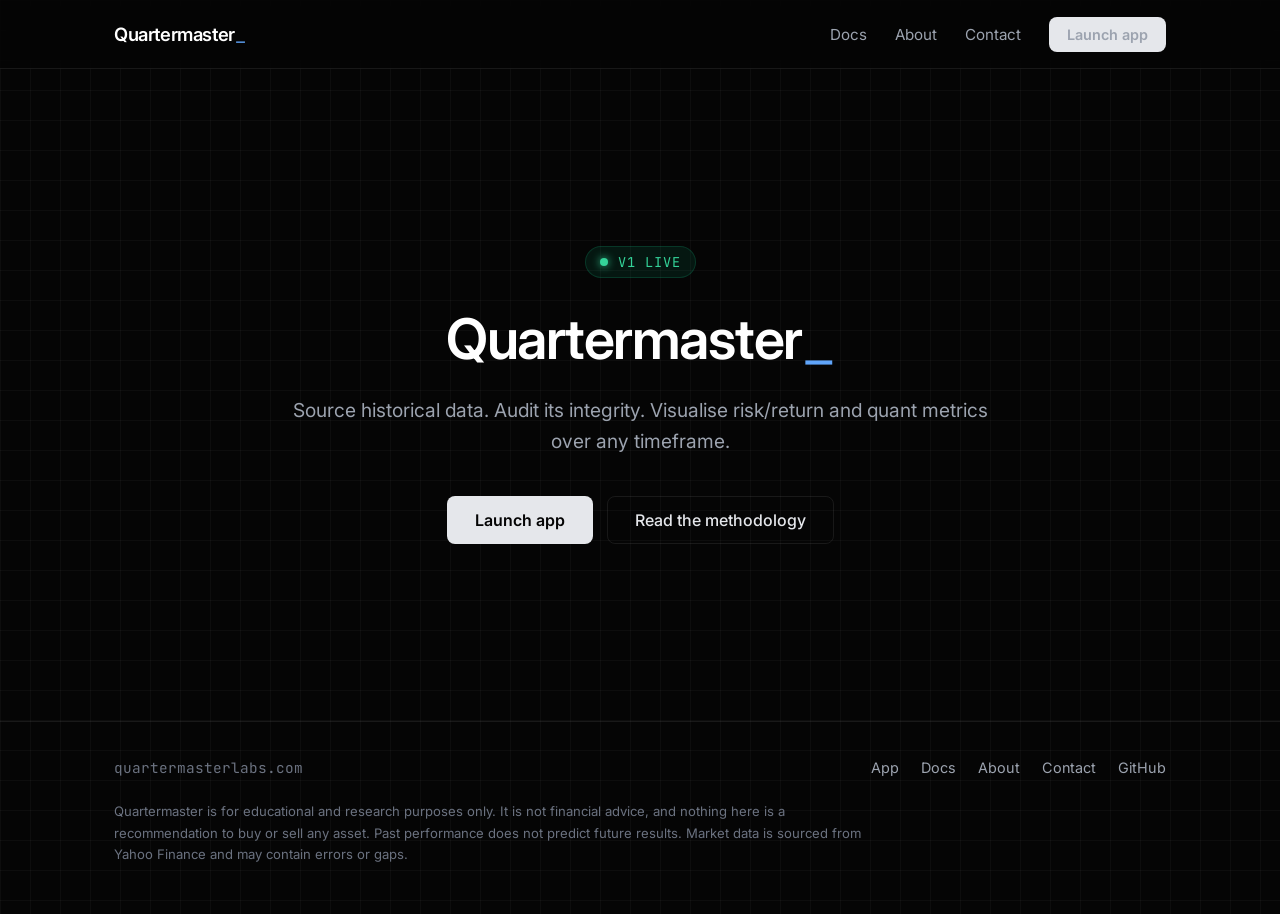
<file: site/index.html>
<!DOCTYPE html>
<html lang="en">
<head>
    <meta charset="UTF-8">
    <meta name="viewport" content="width=device-width, initial-scale=1.0">
    <title>Quartermaster | Quantitative research dashboard</title>
    <meta name="description" content="Source historical crypto data, audit it for integrity problems, and visualise risk and return. Built in the open.">

    <!-- Open Graph / social preview -->
    <meta property="og:title" content="Quartermaster">
    <meta property="og:description" content="Source, clean, and visualise risk and returns for crypto assets.">
    <meta property="og:type" content="website">
    <meta property="og:url" content="https://quartermasterlabs.com/">
    <meta property="og:image" content="https://quartermasterlabs.com/assets/og-image.png">
    <meta name="twitter:card" content="summary_large_image">

    <link rel="icon" href="assets/favicon.ico">
    <link rel="apple-touch-icon" href="assets/favicon-180.png">
    <link rel="icon" type="image/png" sizes="192x192" href="assets/favicon-192.png">
    <link href="https://fonts.googleapis.com/css2?family=Inter:wght@400;500;600&family=JetBrains+Mono:wght@400;700&display=swap" rel="stylesheet">
    <link rel="stylesheet" href="assets/styles.css">
</head>
<body>

<a class="skip-link" href="#main">Skip to content</a>

<!-- ============================================================ nav === -->
<nav class="site-nav">
    <div class="wrap">
        <a class="nav-brand" href="/">Quartermaster<span class="mono-accent">_</span></a>
        <div class="nav-links">
            <a href="docs.html">Docs</a>
            <a href="about.html">About</a>
            <a href="contact.html">Contact</a>
            <a class="cta-button small" href="https://app.quartermasterlabs.com">Launch app</a>
        </div>
    </div>
</nav>

<main id="main">
    <section class="hero">
        <div class="container">
            <div class="status-badge">
                <div class="dot"></div>
                V1 Live
            </div>

            <h1>Quartermaster<span class="mono-accent">_</span></h1>

            <p class="description">
                Source historical data. Audit its integrity. Visualise risk/return and quant metrics over any timeframe.
            </p>

            <div class="hero-actions">
                <a class="cta-button" href="https://app.quartermasterlabs.com">Launch app</a>
                <a class="ghost-button" href="docs.html">Read the methodology</a>
            </div>
        </div>
    </section>
</main>

<!-- ========================================================= footer === -->
<footer class="site-footer">
    <div class="wrap">
        <div class="footer-top">
            <span class="footer-brand">quartermasterlabs.com</span>
            <div class="footer-links">
                <a href="https://app.quartermasterlabs.com">App</a>
                <a href="docs.html">Docs</a>
                <a href="about.html">About</a>
                <a href="contact.html">Contact</a>
                <a href="https://github.com/priyanshsx/quartermaster">GitHub</a>
            </div>
        </div>
        <p class="disclaimer">
            Quartermaster is for educational and research purposes only. It is not financial advice,
            and nothing here is a recommendation to buy or sell any asset. Past performance does not
            predict future results. Market data is sourced from Yahoo Finance and may contain errors
            or gaps.
        </p>
    </div>
</footer>

</body>
</html>
</file>
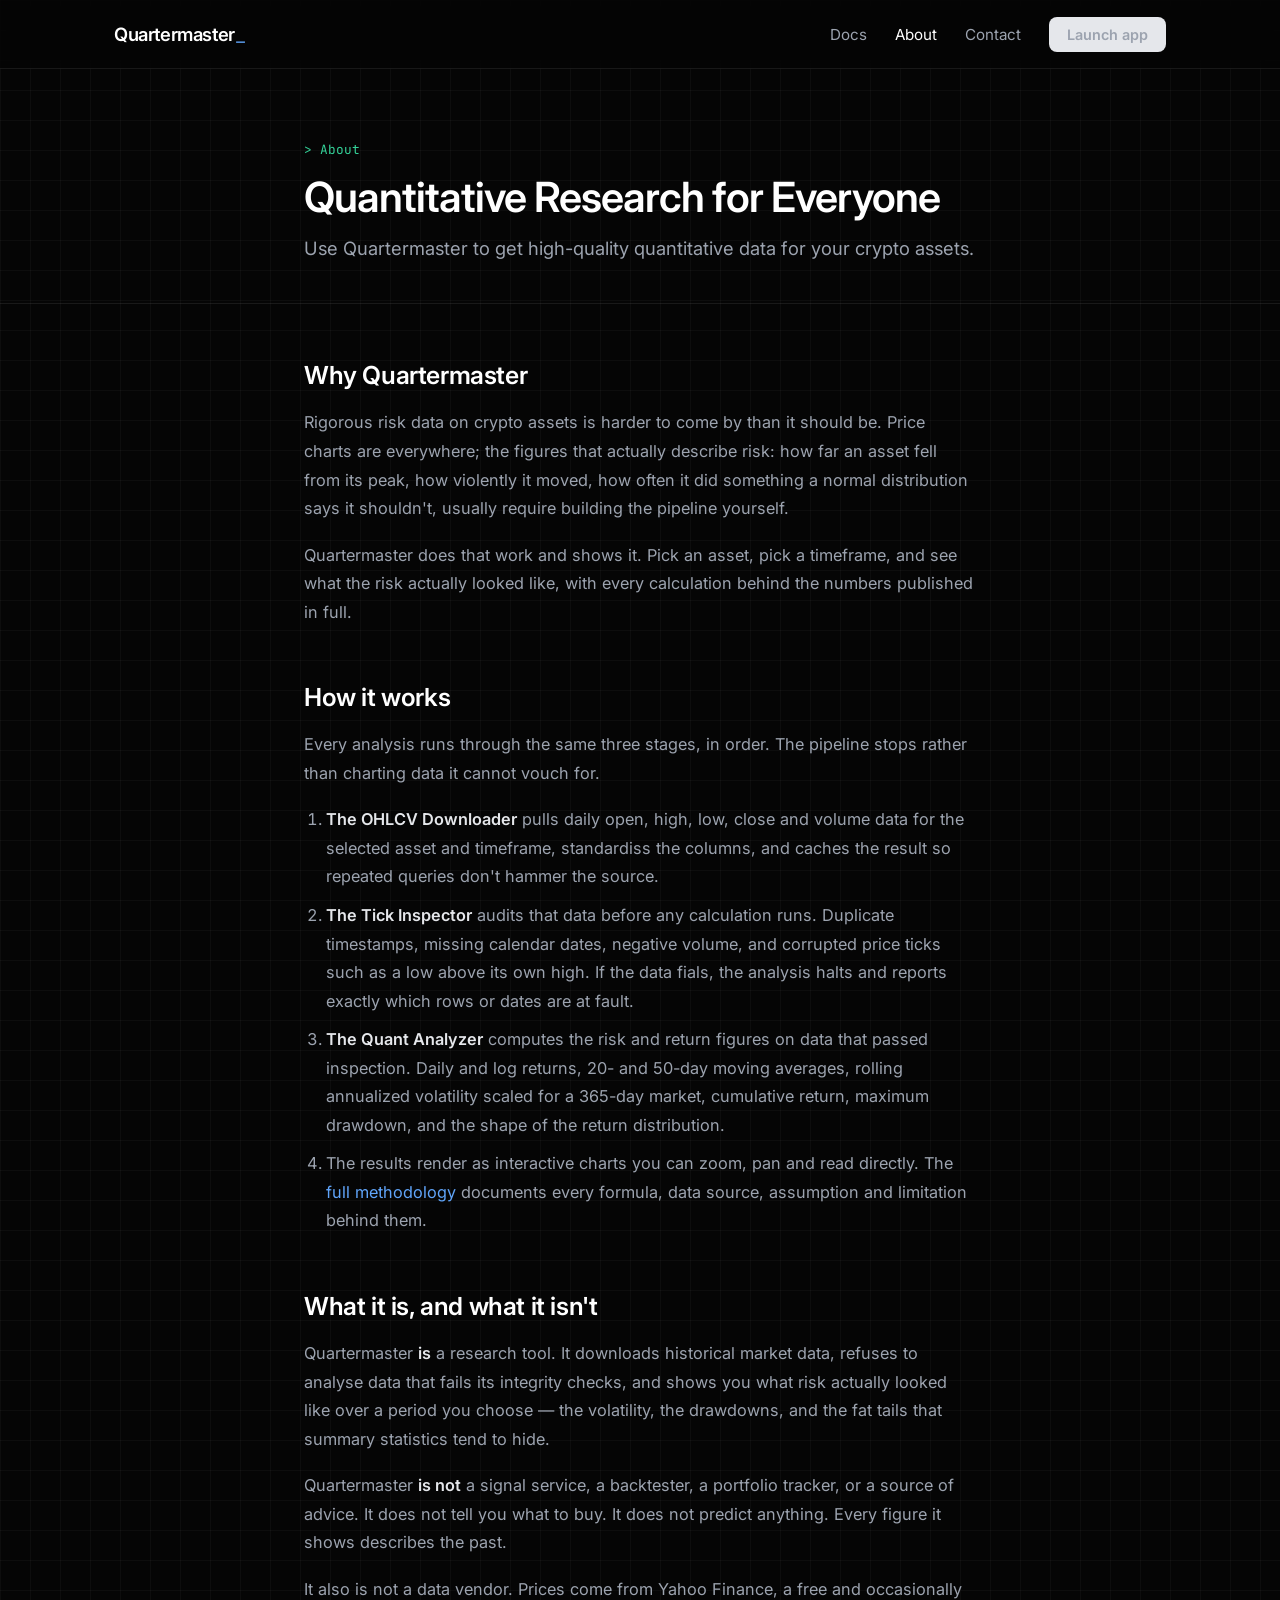
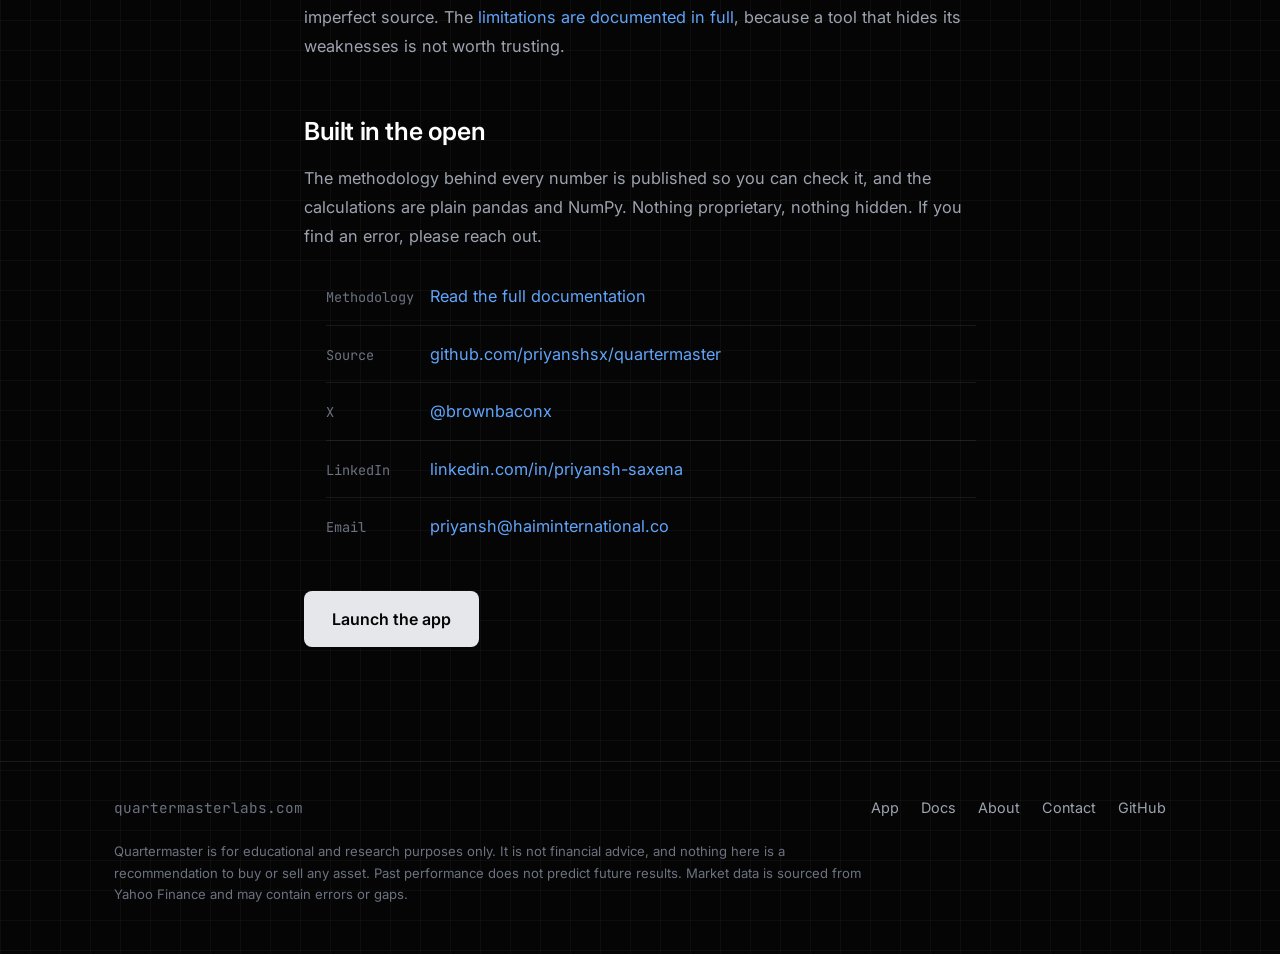
<file: site/about.html>
<!DOCTYPE html>
<html lang="en">
<head>
    <meta charset="UTF-8">
    <meta name="viewport" content="width=device-width, initial-scale=1.0">
    <title>About | Quartermaster</title>
    <meta name="description" content="Who builds Quartermaster, and why.">

    <meta property="og:title" content="About Quartermaster">
    <meta property="og:description" content="Who builds Quartermaster, and why.">
    <meta property="og:type" content="website">
    <meta property="og:url" content="https://quartermasterlabs.com/about.html">
    <meta property="og:image" content="https://quartermasterlabs.com/assets/og-image.png">
    <meta name="twitter:card" content="summary_large_image">

    <link rel="icon" href="assets/favicon.ico">
    <link rel="apple-touch-icon" href="assets/favicon-180.png">
    <link rel="icon" type="image/png" sizes="192x192" href="assets/favicon-192.png">
    <link href="https://fonts.googleapis.com/css2?family=Inter:wght@400;500;600&family=JetBrains+Mono:wght@400;700&display=swap" rel="stylesheet">
    <link rel="stylesheet" href="assets/styles.css">
</head>
<body>

<a class="skip-link" href="#main">Skip to content</a>

<nav class="site-nav">
    <div class="wrap">
        <a class="nav-brand" href="/">Quartermaster<span class="mono-accent">_</span></a>
        <div class="nav-links">
            <a href="docs.html">Docs</a>
            <a href="about.html" aria-current="page">About</a>
            <a href="contact.html">Contact</a>
            <a class="cta-button small" href="https://app.quartermasterlabs.com">Launch app</a>
        </div>
    </div>
</nav>

<main id="main">

    <header class="page-header">
        <div class="prose">
            <p class="eyebrow">About</p>
            <h1>Quantitative Research for Everyone</h1>
            <p class="lede">
                Use Quartermaster to get high-quality quantitative data for your crypto assets.
            </p>
        </div>
    </header>

    <div class="content">
        <div class="prose">

            </p>

            <h2>Why Quartermaster</h2>

            <p>
                Rigorous risk data on crypto assets is harder to come by than it should be. 
                Price charts are everywhere; the figures that actually describe risk: how far an asset fell from its peak, how violently it moved, how often it did something a normal distribution says it shouldn't, usually require building the pipeline yourself.
            </p>

            <p>
                Quartermaster does that work and shows it. Pick an asset, pick a timeframe, and see what the risk actually looked like, with every calculation behind the numbers published in full.
            </p>

            <h2>How it works</h2>

            <p>
            Every analysis runs through the same three stages, in order. The pipeline
            stops rather than charting data it cannot vouch for.
            </p>

            <ol>
                <li>
                    <strong>The OHLCV Downloader</strong> pulls daily open, high, low, close and volume data
                    for the selected asset and timeframe, standardiss the columns, and caches the result so repeated 
                    queries don't hammer the source.
                </li>
                <li>
                    <strong>The Tick Inspector</strong> audits that data before any calculation runs.
                    Duplicate timestamps, missing calendar dates, negative volume, and corrupted price ticks such as a low above its own high.
                    If the data fials, the analysis halts and reports exactly which rows or dates are at fault. 
                </li>
                <li>
                    <strong>The Quant Analyzer</strong> computes the risk and return figures on data that passed inspection. 
                    Daily and log returns, 20- and 50-day moving averages, rolling annualized volatility scaled for a 365-day market, cumulative return, maximum drawdown, and the shape of the return distribution. 
                </li>
                <li>
                    The results render as interactive charts you can zoom, pan and read directly.
                    The <a href="/docs">full methodology</a> documents every formula, data source,
                    assumption and limitation behind them.
                </li>
            </ol>

            <h2>What it is, and what it isn't</h2>

            <p>
                Quartermaster <strong>is</strong> a research tool. It downloads historical market
                data, refuses to analyse data that fails its integrity checks, and shows you what
                risk actually looked like over a period you choose — the volatility, the drawdowns,
                and the fat tails that summary statistics tend to hide.
            </p>

            <p>
                Quartermaster <strong>is not</strong> a signal service, a backtester, a portfolio
                tracker, or a source of advice. It does not tell you what to buy. It does not
                predict anything. Every figure it shows describes the past.
            </p>

            <p>
                It also is not a data vendor. Prices come from Yahoo Finance, a free and
                occasionally imperfect source. The
                <a href="docs.html#limitations">limitations are documented in full</a>, because a
                tool that hides its weaknesses is not worth trusting.
            </p>

            <h2>Built in the open</h2>

            <p>
                The methodology behind every number is published so you can check it, and the
                calculations are plain pandas and NumPy. Nothing proprietary, nothing hidden.
                If you find an error, please reach out.
            </p>

            <ul class="link-list">
                <li>
                    <span class="label">Methodology</span>
                    <a href="docs.html">Read the full documentation</a>
                </li>
                <li>
                    <span class="label">Source</span>
                    <!-- PLACEHOLDER: your repo URL, or remove this row if the repo stays private -->
                    <a href="https://github.com/priyanshsx/quartermaster">github.com/priyanshsx/quartermaster</a>
                </li>
                <li>
                    <span class="label">X</span>
                    <a href="https://x.com/brownbaconx" rel="me">@brownbaconx</a>
                </li>
                <li>
                    <span class="label">LinkedIn</span>
                    <a href="https://www.linkedin.com/in/priyansh-saxena/" rel="me">linkedin.com/in/priyansh-saxena</a>
                </li>
                <li>
                    <span class="label">Email</span>
                    <a href="mailto:priyansh@haiminternational.co">priyansh@haiminternational.co</a>
                </li>
            </ul>

            <p style="margin-top:36px;">
                <a class="cta-button" href="https://app.quartermasterlabs.com">Launch the app</a>
            </p>

        </div>
    </div>
</main>

<footer class="site-footer">
    <div class="wrap">
        <div class="footer-top">
            <span class="footer-brand">quartermasterlabs.com</span>
            <div class="footer-links">
                <a href="https://app.quartermasterlabs.com">App</a>
                <a href="docs.html">Docs</a>
                <a href="about.html">About</a>
                <a href="contact.html">Contact</a>
                <a href="https://github.com/YOUR-USERNAME/quartermaster">GitHub</a>
            </div>
        </div>
        <p class="disclaimer">
            Quartermaster is for educational and research purposes only. It is not financial advice,
            and nothing here is a recommendation to buy or sell any asset. Past performance does not
            predict future results. Market data is sourced from Yahoo Finance and may contain errors
            or gaps.
        </p>
    </div>
</footer>

</body>
</html>
</file>
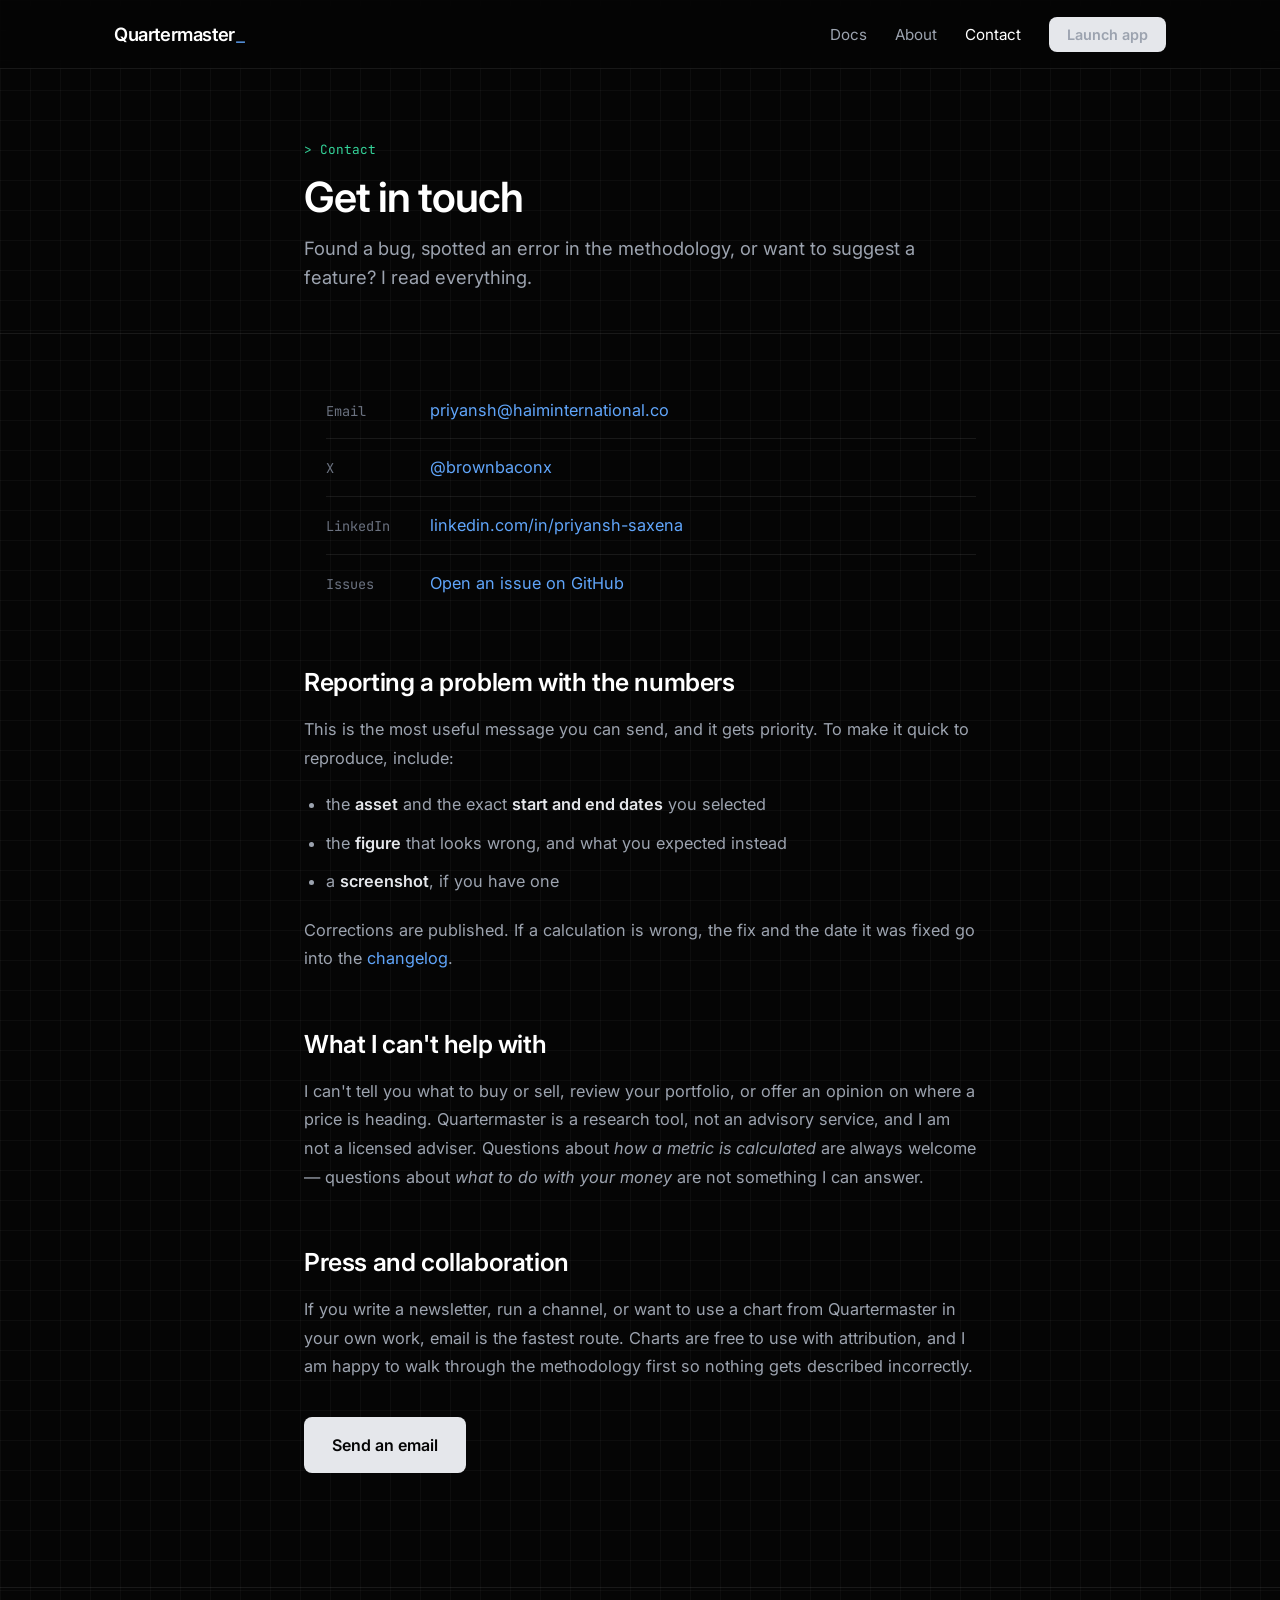
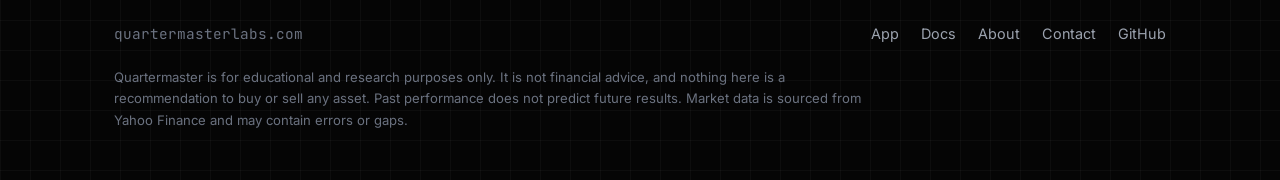
<file: site/contact.html>
<!DOCTYPE html>
<html lang="en">
<head>
    <meta charset="UTF-8">
    <meta name="viewport" content="width=device-width, initial-scale=1.0">
    <title>Contact | Quartermaster</title>
    <meta name="description" content="Get in touch about Quartermaster — bug reports, methodology questions, and feedback.">

    <meta property="og:title" content="Contact Quartermaster">
    <meta property="og:description" content="Bug reports, methodology questions, and feedback.">
    <meta property="og:type" content="website">
    <meta property="og:url" content="https://quartermasterlabs.com/contact.html">
    <meta property="og:image" content="https://quartermasterlabs.com/assets/og-image.png">
    <meta name="twitter:card" content="summary_large_image">

    <link rel="icon" href="assets/favicon.ico">
    <link rel="apple-touch-icon" href="assets/favicon-180.png">
    <link rel="icon" type="image/png" sizes="192x192" href="assets/favicon-192.png">
    <link href="https://fonts.googleapis.com/css2?family=Inter:wght@400;500;600&family=JetBrains+Mono:wght@400;700&display=swap" rel="stylesheet">
    <link rel="stylesheet" href="assets/styles.css">
</head>
<body>

<a class="skip-link" href="#main">Skip to content</a>

<nav class="site-nav">
    <div class="wrap">
        <a class="nav-brand" href="/">Quartermaster<span class="mono-accent">_</span></a>
        <div class="nav-links">
            <a href="docs.html">Docs</a>
            <a href="about.html">About</a>
            <a href="contact.html" aria-current="page">Contact</a>
            <a class="cta-button small" href="https://app.quartermasterlabs.com">Launch app</a>
        </div>
    </div>
</nav>

<main id="main">

    <header class="page-header">
        <div class="prose">
            <p class="eyebrow">Contact</p>
            <h1>Get in touch</h1>
            <p class="lede">
                Found a bug, spotted an error in the methodology, or want to suggest a feature?
                I read everything.
            </p>
        </div>
    </header>

    <div class="content">
        <div class="prose">

            <ul class="link-list">
                <li>
                    <span class="label">Email</span>
                    <!-- PLACEHOLDER: confirm this mailbox exists before you launch -->
                    <a href="mailto:priyansh@haiminternational.co">priyansh@haiminternational.co</a>
                </li>
                <li>
                    <span class="label">X</span>
                    <a href="https://x.com/brownbaconx" rel="me">@brownbaconx</a>
                </li>
                <li>
                    <span class="label">LinkedIn</span>
                    <!-- PLACEHOLDER: your LinkedIn URL -->
                    <a href="https://www.linkedin.com/in/priyansh-saxena/" rel="me">linkedin.com/in/priyansh-saxena</a>
                </li>
                <li>
                    <span class="label">Issues</span>
                    <!-- PLACEHOLDER: your repo issues URL, or delete this row -->
                    <a href="https://github.com/priyanshsx/quartermaster/issues">Open an issue on GitHub</a>
                </li>
            </ul>

            <h2>Reporting a problem with the numbers</h2>

            <p>
                This is the most useful message you can send, and it gets priority. To make it
                quick to reproduce, include:
            </p>

            <ul>
                <li>the <strong>asset</strong> and the exact <strong>start and end dates</strong> you selected</li>
                <li>the <strong>figure</strong> that looks wrong, and what you expected instead</li>
                <li>a <strong>screenshot</strong>, if you have one</li>
            </ul>

            <p>
                Corrections are published. If a calculation is wrong, the fix and the date it was
                fixed go into the <a href="docs.html#changelog">changelog</a>.
            </p>

            <h2>What I can't help with</h2>

            <p>
                I can't tell you what to buy or sell, review your portfolio, or offer an opinion
                on where a price is heading. Quartermaster is a research tool, not an advisory
                service, and I am not a licensed adviser. Questions about <em>how a metric is
                calculated</em> are always welcome — questions about <em>what to do with your
                money</em> are not something I can answer.
            </p>

            <h2>Press and collaboration</h2>

            <p>
                If you write a newsletter, run a channel, or want to use a chart from Quartermaster
                in your own work, email is the fastest route. Charts are free to use with
                attribution, and I am happy to walk through the methodology first so nothing gets
                described incorrectly.
            </p>

            <p style="margin-top:36px;">
                <a class="cta-button" href="mailto:priyansh@haiminternational.co">Send an email</a>
            </p>

        </div>
    </div>
</main>

<footer class="site-footer">
    <div class="wrap">
        <div class="footer-top">
            <span class="footer-brand">quartermasterlabs.com</span>
            <div class="footer-links">
                <a href="https://app.quartermasterlabs.com">App</a>
                <a href="docs.html">Docs</a>
                <a href="about.html">About</a>
                <a href="contact.html">Contact</a>
                <a href="https://github.com/priyanshsx/quartermaster">GitHub</a>
            </div>
        </div>
        <p class="disclaimer">
            Quartermaster is for educational and research purposes only. It is not financial advice,
            and nothing here is a recommendation to buy or sell any asset. Past performance does not
            predict future results. Market data is sourced from Yahoo Finance and may contain errors
            or gaps.
        </p>
    </div>
</footer>

</body>
</html>
</file>
<file: site/assets/styles.css>
/* ==========================================================================
   Quartermaster — shared stylesheet
   Tokens taken from the original index.html so every page matches.
   ========================================================================== */

:root {
  --bg:          #050505;
  --grid:        rgba(255, 255, 255, 0.03);
  --text:        #E5E7EB;
  --text-muted:  #9CA3AF;
  --text-dim:    #6B7280;
  --white:       #FFFFFF;
  --green:       #34D399;
  --green-bg:    rgba(16, 185, 129, 0.10);
  --green-br:    rgba(16, 185, 129, 0.20);
  --blue:        #60A5FA;
  --red:         #EF4444;
  --rule:        rgba(255, 255, 255, 0.08);
  --panel:       rgba(255, 255, 255, 0.02);

  --sans: 'Inter', -apple-system, BlinkMacSystemFont, 'Segoe UI', sans-serif;
  --mono: 'JetBrains Mono', 'SF Mono', Menlo, Consolas, monospace;

  --wrap: 1100px;   /* nav, footer, wide layouts */
  --prose: 720px;   /* reading width */
}

/* --------------------------------------------------------------- base --- */

*, *::before, *::after { box-sizing: border-box; }

html { scroll-behavior: smooth; }

body {
  font-family: var(--sans);
  background-color: var(--bg);
  background-image:
    linear-gradient(var(--grid) 1px, transparent 1px),
    linear-gradient(90deg, var(--grid) 1px, transparent 1px);
  background-size: 30px 30px;
  color: var(--text);
  margin: 0;
  padding: 0;
  min-height: 100vh;
  display: flex;
  flex-direction: column;
  -webkit-font-smoothing: antialiased;
}

main { flex: 1 0 auto; }

a { color: var(--blue); text-decoration: none; }
a:hover { text-decoration: underline; }

/* Keyboard users must always be able to see where they are. */
a:focus-visible,
button:focus-visible {
  outline: 2px solid var(--green);
  outline-offset: 3px;
  border-radius: 2px;
}

.skip-link {
  position: absolute;
  left: -9999px;
  top: 0;
  background: var(--text);
  color: var(--bg);
  padding: 10px 16px;
  border-radius: 0 0 8px 0;
  font-weight: 600;
  z-index: 100;
}
.skip-link:focus { left: 0; }

.wrap  { max-width: var(--wrap);  margin: 0 auto; padding: 0 24px; }
.prose { max-width: var(--prose); margin: 0 auto; padding: 0 24px; }

.mono-accent { font-family: var(--mono); color: var(--blue); font-weight: 400; }

/* ---------------------------------------------------------------- nav --- */

.site-nav {
  border-bottom: 1px solid var(--rule);
  background: rgba(5, 5, 5, 0.85);
  backdrop-filter: blur(8px);
  position: sticky;
  top: 0;
  z-index: 50;
}

.site-nav .wrap {
  display: flex;
  align-items: center;
  justify-content: space-between;
  gap: 20px;
  height: 68px;
}

.nav-brand {
  font-size: 1.15rem;
  font-weight: 600;
  color: var(--white);
  letter-spacing: -0.4px;
}
.nav-brand:hover { text-decoration: none; }

.nav-links {
  display: flex;
  align-items: center;
  gap: 28px;
  font-size: 0.95rem;
}

.nav-links a {
  color: var(--text-muted);
  transition: color 0.15s;
}
.nav-links a:hover { color: var(--white); text-decoration: none; }
.nav-links a[aria-current="page"] { color: var(--white); }

/* ------------------------------------------------------------ buttons --- */

.cta-button {
  display: inline-block;
  padding: 14px 28px;
  background-color: var(--text);
  color: var(--bg);
  text-decoration: none;
  border-radius: 8px;
  font-weight: 600;
  font-size: 1rem;
  transition: background-color 0.2s, transform 0.1s;
}
.cta-button:hover { background-color: var(--white); text-decoration: none; }
.cta-button:active { transform: scale(0.98); }

.cta-button.small { padding: 9px 18px; font-size: 0.9rem; }

.ghost-button {
  display: inline-block;
  padding: 13px 27px;
  border: 1px solid var(--rule);
  border-radius: 8px;
  color: var(--text);
  font-weight: 500;
  font-size: 1rem;
  transition: border-color 0.2s, background-color 0.2s;
}
.ghost-button:hover {
  border-color: var(--text-dim);
  background: var(--panel);
  text-decoration: none;
}

/* --------------------------------------------------------------- home --- */

.hero {
  display: flex;
  flex-direction: column;
  justify-content: center;
  align-items: center;
  text-align: center;
  min-height: calc(100vh - 68px - 180px);
  padding: 80px 20px;
}

.hero .container { max-width: 700px; }

.status-badge {
  display: inline-flex;
  align-items: center;
  background-color: var(--green-bg);
  border: 1px solid var(--green-br);
  padding: 6px 14px;
  border-radius: 20px;
  font-family: var(--mono);
  font-size: 0.85rem;
  color: var(--green);
  margin-bottom: 24px;
  text-transform: uppercase;
  letter-spacing: 1px;
}

.dot {
  width: 8px;
  height: 8px;
  background-color: var(--green);
  border-radius: 50%;
  margin-right: 10px;
  box-shadow: 0 0 8px var(--green);
  animation: pulse 2s infinite;
}

@keyframes pulse {
  0%   { opacity: 1; }
  50%  { opacity: 0.3; }
  100% { opacity: 1; }
}

@media (prefers-reduced-motion: reduce) {
  .dot { animation: none; }
  html { scroll-behavior: auto; }
}

.hero h1 {
  font-size: 3.5rem;
  margin: 0 0 16px 0;
  letter-spacing: -1.5px;
  font-weight: 600;
  color: var(--white);
}

p.description {
  font-size: 1.2rem;
  line-height: 1.6;
  color: var(--text-muted);
  margin-bottom: 40px;
}

.features {
  display: flex;
  justify-content: center;
  flex-wrap: wrap;
  gap: 24px;
  margin-bottom: 48px;
  font-family: var(--mono);
  font-size: 0.9rem;
  color: var(--text-dim);
}
.features span::before {
  content: '>';
  color: var(--green);
  margin-right: 6px;
}

.hero-actions {
  display: flex;
  gap: 14px;
  justify-content: center;
  flex-wrap: wrap;
}

/* --------------------------------------------------------- page header --- */

.page-header {
  padding: 72px 0 40px;
  border-bottom: 1px solid var(--rule);
  margin-bottom: 48px;
}

.page-header h1 {
  font-size: 2.6rem;
  font-weight: 600;
  letter-spacing: -1px;
  color: var(--white);
  margin: 0 0 12px;
}

.page-header .lede {
  font-size: 1.15rem;
  line-height: 1.6;
  color: var(--text-muted);
  margin: 0;
}

.eyebrow {
  font-family: var(--mono);
  font-size: 0.8rem;
  color: var(--green);
  margin: 0 0 14px;
}
.eyebrow::before { content: '> '; }

/* --------------------------------------------------------- prose body --- */

.content { padding-bottom: 96px; }

.content h2 {
  font-size: 1.55rem;
  font-weight: 600;
  color: var(--white);
  letter-spacing: -0.4px;
  margin: 56px 0 18px;
  scroll-margin-top: 90px;
}

.content h3 {
  font-size: 1.15rem;
  font-weight: 600;
  color: var(--text);
  margin: 36px 0 12px;
  scroll-margin-top: 90px;
}

.content p,
.content li {
  font-size: 1.02rem;
  line-height: 1.75;
  color: var(--text-muted);
}

.content p { margin: 0 0 18px; }

.content strong { color: var(--text); font-weight: 600; }

.content ul, .content ol { padding-left: 22px; margin: 0 0 20px; }
.content li { margin-bottom: 10px; }

.content hr {
  border: 0;
  border-top: 1px solid var(--rule);
  margin: 56px 0;
}

code {
  font-family: var(--mono);
  font-size: 0.88em;
  background: var(--panel);
  border: 1px solid var(--rule);
  border-radius: 4px;
  padding: 2px 6px;
  color: var(--text);
}

pre {
  font-family: var(--mono);
  font-size: 0.86rem;
  line-height: 1.6;
  background: var(--panel);
  border: 1px solid var(--rule);
  border-radius: 8px;
  padding: 18px 20px;
  overflow-x: auto;
  color: var(--text);
}
pre code { background: none; border: 0; padding: 0; }

blockquote {
  margin: 0 0 24px;
  padding: 16px 20px;
  border-left: 2px solid var(--green);
  background: var(--panel);
  border-radius: 0 8px 8px 0;
}
blockquote p:last-child { margin-bottom: 0; }

/* -------------------------------------------------------------- table --- */

.table-scroll { overflow-x: auto; margin: 0 0 24px; }

table {
  width: 100%;
  border-collapse: collapse;
  font-size: 0.95rem;
  min-width: 480px;
}

th, td {
  text-align: left;
  padding: 12px 14px;
  border-bottom: 1px solid var(--rule);
  vertical-align: top;
}

th {
  color: var(--text);
  font-weight: 600;
  font-size: 0.85rem;
  letter-spacing: 0.3px;
  border-bottom-color: var(--text-dim);
}

td { color: var(--text-muted); line-height: 1.6; }

.tag-stop { color: var(--red); font-family: var(--mono); font-size: 0.85rem; }
.tag-warn { color: var(--green); font-family: var(--mono); font-size: 0.85rem; }

/* --------------------------------------------------------------- card --- */

.card {
  border: 1px solid var(--rule);
  border-radius: 10px;
  padding: 24px 26px;
  background: var(--panel);
  margin: 0 0 20px;
}
.card h3 { margin-top: 0; }
.card p:last-child { margin-bottom: 0; }

.link-list { list-style: none; padding: 0; margin: 0; }
.link-list li {
  display: flex;
  gap: 14px;
  align-items: baseline;
  padding: 14px 0;
  border-bottom: 1px solid var(--rule);
  margin: 0;
}
.link-list li:last-child { border-bottom: 0; }
.link-list .label {
  font-family: var(--mono);
  font-size: 0.85rem;
  color: var(--text-dim);
  min-width: 90px;
  flex-shrink: 0;
}

.meta-line {
  font-family: var(--mono);
  font-size: 0.82rem;
  color: var(--text-dim);
  margin: 0 0 40px;
}

/* --------------------------------------------------------- docs layout --- */

.docs-layout {
  display: grid;
  grid-template-columns: 220px minmax(0, 1fr);
  gap: 56px;
  align-items: start;
}

/* Grid children default to min-width:auto, which lets a wide <pre> or table
   stretch the whole track and push the page sideways on a phone. */
.docs-layout > * { min-width: 0; }

.toc {
  position: sticky;
  top: 92px;
  font-size: 0.9rem;
  border-left: 1px solid var(--rule);
  padding-left: 18px;
}

.toc p {
  font-family: var(--mono);
  font-size: 0.78rem;
  color: var(--text-dim);
  text-transform: uppercase;
  letter-spacing: 1px;
  margin: 0 0 14px;
}

.toc ol { list-style: none; padding: 0; margin: 0; counter-reset: toc; }
.toc li { margin-bottom: 9px; }
.toc a { color: var(--text-muted); }
.toc a:hover { color: var(--white); text-decoration: none; }

/* ------------------------------------------------------------- footer --- */

.site-footer {
  border-top: 1px solid var(--rule);
  padding: 36px 0 48px;
  flex-shrink: 0;
}

.footer-top {
  display: flex;
  justify-content: space-between;
  align-items: center;
  flex-wrap: wrap;
  gap: 16px;
  margin-bottom: 24px;
}

.footer-links {
  display: flex;
  gap: 22px;
  font-size: 0.9rem;
  flex-wrap: wrap;
}
.footer-links a { color: var(--text-muted); }
.footer-links a:hover { color: var(--white); text-decoration: none; }

.footer-brand {
  font-family: var(--mono);
  font-size: 0.9rem;
  color: var(--text-dim);
}

.disclaimer {
  font-size: 0.82rem;
  line-height: 1.65;
  color: var(--text-dim);
  margin: 0;
  max-width: 760px;
}

/* --------------------------------------------------------------- math --- */

.katex { font-size: 1.04em; }
.katex-display {
  overflow-x: auto;
  overflow-y: hidden;
  padding: 8px 0 12px;
  margin: 0 0 20px;
}

/* --------------------------------------------------------- responsive --- */

@media (max-width: 860px) {
  .docs-layout { grid-template-columns: 1fr; gap: 32px; }
  .toc {
    position: static;
    border-left: 0;
    border-bottom: 1px solid var(--rule);
    padding: 0 0 24px;
  }
  .toc ol { columns: 2; column-gap: 24px; }
}

@media (max-width: 680px) {
  .site-nav .wrap { height: auto; padding-top: 14px; padding-bottom: 14px; flex-wrap: wrap; }
  .nav-links { gap: 18px; font-size: 0.9rem; width: 100%; }
  .hero h1 { font-size: 2.4rem; letter-spacing: -1px; }
  .page-header { padding-top: 48px; }
  .page-header h1 { font-size: 2rem; }
  p.description { font-size: 1.05rem; }
  .features { gap: 14px; font-size: 0.82rem; }
  .link-list li { flex-direction: column; gap: 4px; }
  .toc ol { columns: 1; }
}
</file>
